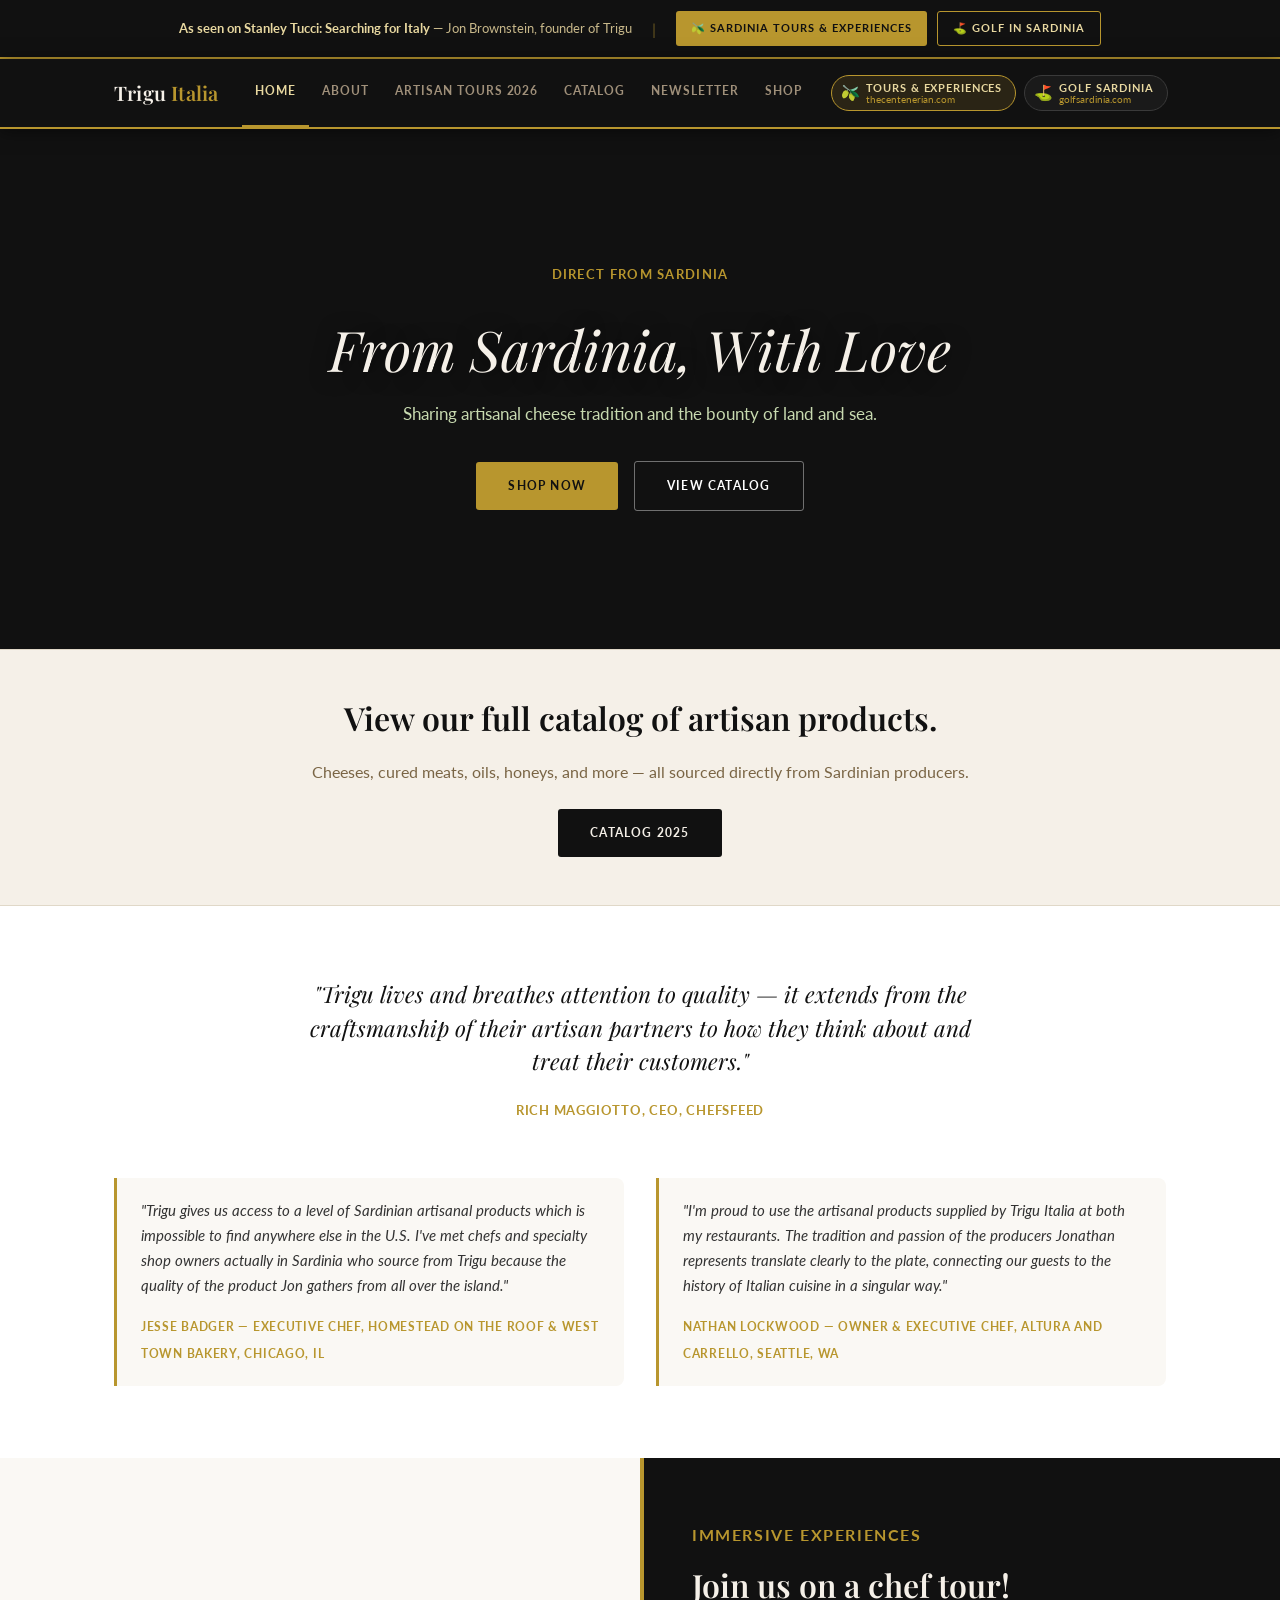
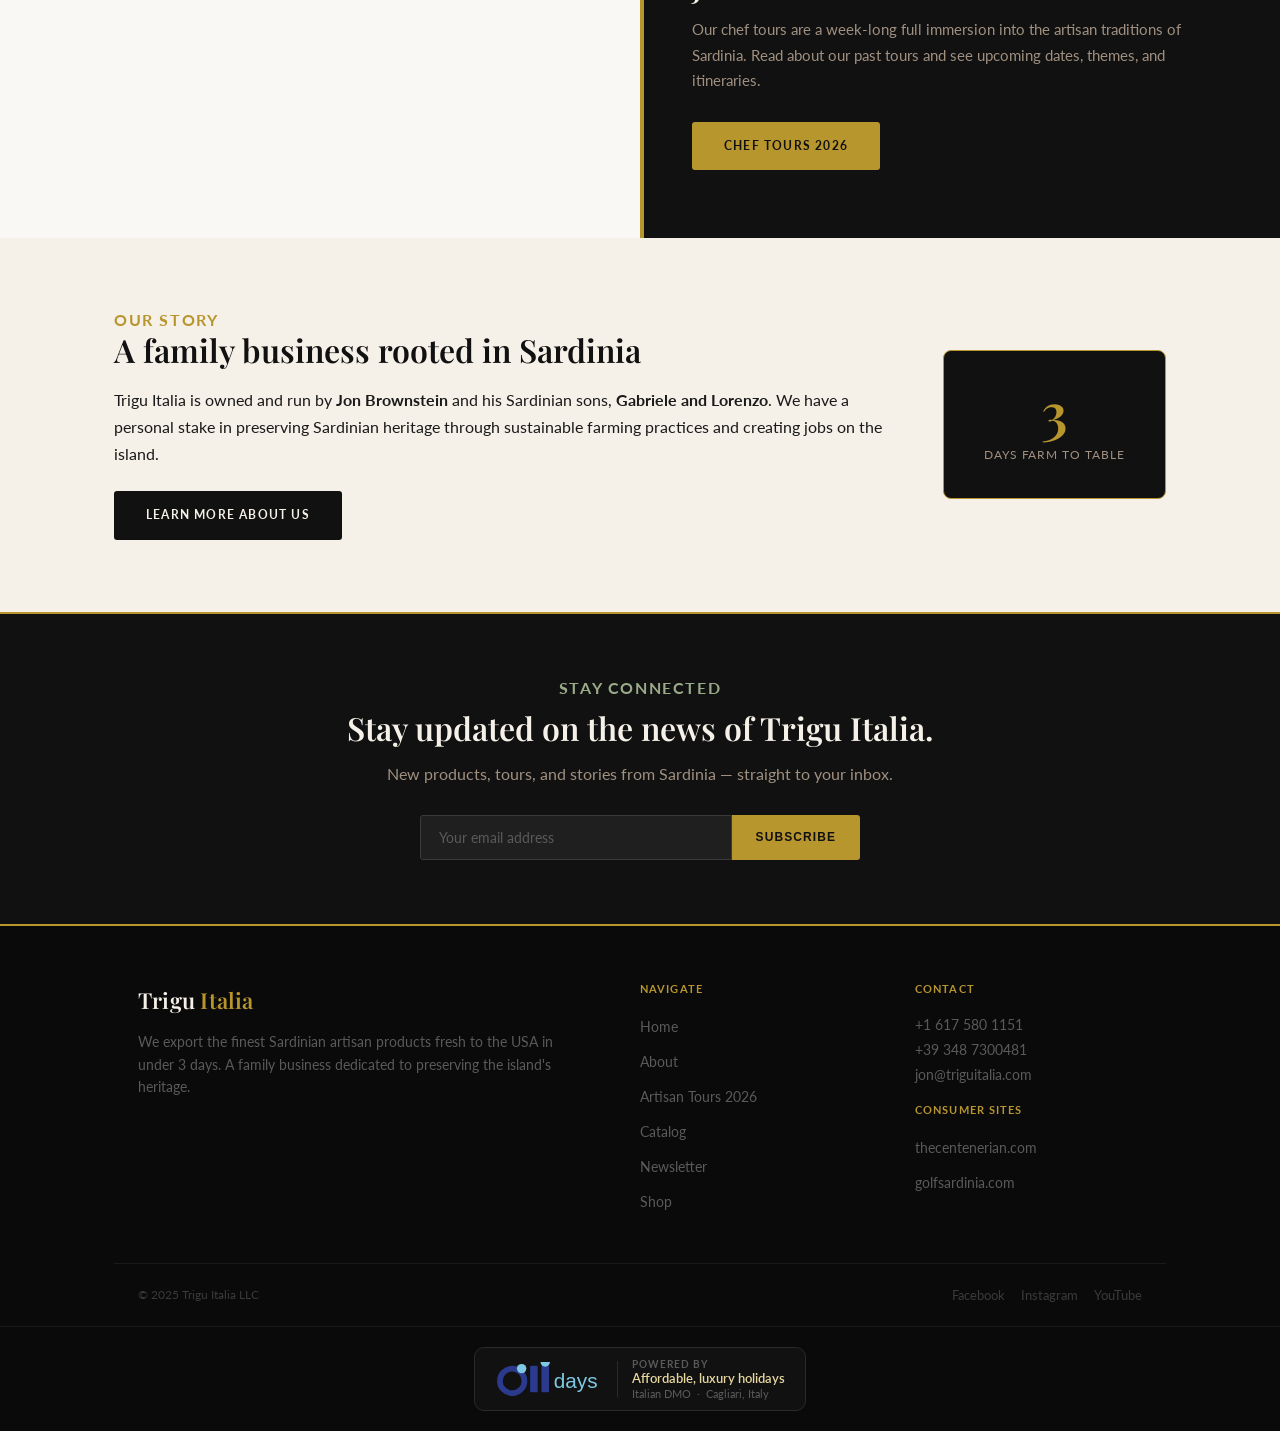
<file: index.html>
<!DOCTYPE html>
<html lang="en">
<head>
  <meta charset="UTF-8">
  <meta name="viewport" content="width=device-width, initial-scale=1.0">
  <meta name="description" content="Trigu Italia offers Sardinian artisan products to your table. Exported fresh from Sardinia to USA in less than 3 days.">
  <title>Trigu Italia — Sardinian Artisan Products</title>
  <link rel="stylesheet" href="style.css">
</head>
<body>

  <!-- Top Banner -->
  <div class="top-banner">
    <div class="container">
      <span class="top-banner__text">
        <strong>As seen on Stanley Tucci: Searching for Italy</strong>
        &mdash; Jon Brownstein, founder of Trigu
      </span>
      <span class="top-banner__divider">|</span>
      <div class="top-banner__ctas">
        <a class="top-banner__btn top-banner__btn--gold" href="https://thecentenerian.com" target="_blank" rel="noopener">
          🫒 Sardinia Tours &amp; Experiences
        </a>
        <a class="top-banner__btn top-banner__btn--outline" href="https://golfsardinia.com" target="_blank" rel="noopener">
          ⛳ Golf in Sardinia
        </a>
      </div>
    </div>
  </div>

  <!-- Header / Nav -->
  <header class="site-header">
    <div class="container">
      <nav class="nav">
        <a class="nav__logo" href="index.html">Trigu <span>Italia</span></a>
        <ul class="nav__links" id="nav-links">
          <li><a href="index.html" class="active">Home</a></li>
          <li><a href="about.html">About</a></li>
          <li><a href="tours.html">Artisan Tours 2026</a></li>
          <li><a href="catalog.html">Catalog</a></li>
          <li><a href="newsletter.html">Newsletter</a></li>
          <li><a href="shop.html">Shop</a></li>
        </ul>
        <div class="nav__pills">
          <a class="nav__pill nav__pill--gold" href="https://thecentenerian.com" target="_blank" rel="noopener">
            <span class="nav__pill-icon">🫒</span>
            <span class="nav__pill-label">
              <span class="nav__pill-title">Tours &amp; Experiences</span>
              <span class="nav__pill-sub">thecentenerian.com</span>
            </span>
          </a>
          <a class="nav__pill nav__pill--outline" href="https://golfsardinia.com" target="_blank" rel="noopener">
            <span class="nav__pill-icon">⛳</span>
            <span class="nav__pill-label">
              <span class="nav__pill-title">Golf Sardinia</span>
              <span class="nav__pill-sub">golfsardinia.com</span>
            </span>
          </a>
        </div>
        <button class="nav__toggle" id="nav-toggle" aria-label="Toggle menu">
          <span></span><span></span><span></span>
        </button>
      </nav>
    </div>
  </header>

  <!-- Hero -->
  <section class="hero">
    <div class="hero__bg"></div>
    <div class="hero__content">
      <h4>Direct from Sardinia</h4>
      <h1>From Sardinia, With Love</h1>
      <p style="color:#c8dab0; font-size:17px; margin-bottom:32px;">
        Sharing artisanal cheese tradition and the bounty of land and sea.
      </p>
      <a class="btn btn--primary" href="shop.html">Shop Now</a>
      <a class="btn btn--outline" href="catalog.html">View Catalog</a>
    </div>
  </section>

  <!-- Catalog CTA -->
  <div class="catalog-cta">
    <div class="container">
      <h2>View our full catalog of artisan products.</h2>
      <p style="color:#7a6545; margin-bottom:24px;">
        Cheeses, cured meats, oils, honeys, and more — all sourced directly from Sardinian producers.
      </p>
      <a class="btn btn--dark" href="catalog.html">Catalog 2025</a>
    </div>
  </div>

  <!-- Testimonials -->
  <section class="section testimonials section--white">
    <div class="container">
      <div class="testimonials__featured">
        <blockquote>
          "Trigu lives and breathes attention to quality — it extends from the craftsmanship of their artisan partners to how they think about and treat their customers."
        </blockquote>
        <cite>Rich Maggiotto, CEO, ChefsFeed</cite>
      </div>
      <div class="testimonials__grid">
        <div class="testimonial-card">
          <blockquote>
            "Trigu gives us access to a level of Sardinian artisanal products which is impossible to find anywhere else in the U.S. I've met chefs and specialty shop owners actually in Sardinia who source from Trigu because the quality of the product Jon gathers from all over the island."
          </blockquote>
          <cite>Jesse Badger — Executive Chef, Homestead on the Roof &amp; West Town Bakery, Chicago, IL</cite>
        </div>
        <div class="testimonial-card">
          <blockquote>
            "I'm proud to use the artisanal products supplied by Trigu Italia at both my restaurants. The tradition and passion of the producers Jonathan represents translate clearly to the plate, connecting our guests to the history of Italian cuisine in a singular way."
          </blockquote>
          <cite>Nathan Lockwood — Owner &amp; Executive Chef, Altura and Carrello, Seattle, WA</cite>
        </div>
      </div>
    </div>
  </section>

  <!-- Tours CTA -->
  <section class="tours-cta">
    <div class="tours-cta__image"></div>
    <div class="tours-cta__content">
      <h4>Immersive Experiences</h4>
      <h2>Join us on a chef tour!</h2>
      <p>
        Our chef tours are a week-long full immersion into the artisan traditions of Sardinia.
        Read about our past tours and see upcoming dates, themes, and itineraries.
      </p>
      <div>
        <a class="btn btn--primary" href="tours.html">Chef Tours 2026</a>
      </div>
    </div>
  </section>

  <!-- About / Family -->
  <section class="section section--cream">
    <div class="container">
      <div class="about-strip">
        <div class="about-strip__text">
          <h4>Our Story</h4>
          <h2>A family business rooted in Sardinia</h2>
          <p>
            Trigu Italia is owned and run by <strong>Jon Brownstein</strong> and his Sardinian sons,
            <strong>Gabriele and Lorenzo</strong>. We have a personal stake in preserving Sardinian
            heritage through sustainable farming practices and creating jobs on the island.
          </p>
          <a class="btn btn--dark" href="about.html" style="margin-top:8px;">Learn More About Us</a>
        </div>
        <div class="about-strip__stat">
          <div class="num">3</div>
          <div class="label">Days farm to table</div>
        </div>
      </div>
    </div>
  </section>

  <!-- Newsletter -->
  <section class="newsletter">
    <h4 style="color:#9aab8a; margin-bottom:10px;">Stay Connected</h4>
    <h2>Stay updated on the news of Trigu Italia.</h2>
    <p>New products, tours, and stories from Sardinia — straight to your inbox.</p>
    <form class="newsletter__form" onsubmit="return false;">
      <input type="email" placeholder="Your email address">
      <button type="submit">Subscribe</button>
    </form>
  </section>

  <!-- Footer -->
  <footer class="footer">
    <div class="container">
      <div class="footer__grid">
        <div class="footer__brand">
          <a class="nav__logo" href="index.html">Trigu <span>Italia</span></a>
          <p>
            We export the finest Sardinian artisan products fresh to the USA in under 3 days.
            A family business dedicated to preserving the island's heritage.
          </p>
        </div>
        <div class="footer__col">
          <h4>Navigate</h4>
          <ul>
            <li><a href="index.html">Home</a></li>
            <li><a href="about.html">About</a></li>
            <li><a href="tours.html">Artisan Tours 2026</a></li>
            <li><a href="catalog.html">Catalog</a></li>
            <li><a href="newsletter.html">Newsletter</a></li>
            <li><a href="shop.html">Shop</a></li>
          </ul>
        </div>
        <div class="footer__col">
          <h4>Contact</h4>
          <address>
            +1 617 580 1151<br>
            +39 348 7300481<br>
            <a href="mailto:jon@triguitalia.com">jon@triguitalia.com</a>
          </address>
          <div style="margin-top:16px;">
            <h4>Consumer Sites</h4>
            <ul>
              <li><a href="https://thecentenerian.com" target="_blank">thecentenerian.com</a></li>
              <li><a href="https://golfsardinia.com" target="_blank">golfsardinia.com</a></li>
            </ul>
          </div>
        </div>
      </div>
      <div class="footer__bottom">
        <span>© 2025 Trigu Italia LLC</span>
        <div class="footer__social">
          <a href="https://www.facebook.com/triguitalia" target="_blank" rel="noopener">Facebook</a>
          <a href="https://www.instagram.com/triguitalia/" target="_blank" rel="noopener">Instagram</a>
          <a href="https://www.youtube.com/playlist?list=PLwPYu4WiBihHK6lud4tmc3EBZpIXLKwQ8" target="_blank" rel="noopener">YouTube</a>
        </div>
      </div>
    </div>
      <!-- Ollidays Badge -->
    <div class="ollidays-footer">
      <a class="ollidays-badge" href="https://www.ollidays.com/en/" target="_blank" rel="noopener">
        <svg width="108" height="34" viewBox="0 0 110 36" xmlns="http://www.w3.org/2000/svg" aria-label="Ollidays">
          <circle cx="16" cy="20" r="13" fill="none" stroke="#2b3a8c" stroke-width="6"/>
          <circle cx="26" cy="7" r="5" fill="#7ec8e3"/>
          <rect x="35" y="4" width="8" height="28" rx="1" fill="#2b3a8c"/>
          <rect x="47" y="4" width="8" height="28" rx="1" fill="#2b3a8c"/>
          <circle cx="51" cy="0" r="5" fill="#7ec8e3"/>
          <text x="60" y="28" font-family="Helvetica Neue,Arial,sans-serif" font-size="22" font-weight="300" fill="#7ec8e3">days</text>
        </svg>
        <div class="ollidays-divider"></div>
        <div class="ollidays-text">
          <span class="ollidays-powered">Powered by</span>
          <span class="ollidays-tagline">Affordable, luxury holidays</span>
          <span class="ollidays-sub">Italian DMO &nbsp;&middot;&nbsp; Cagliari, Italy</span>
        </div>
      </a>
    </div>
  </footer>

  <script src="main.js"></script>
</body>
</html>
</file>
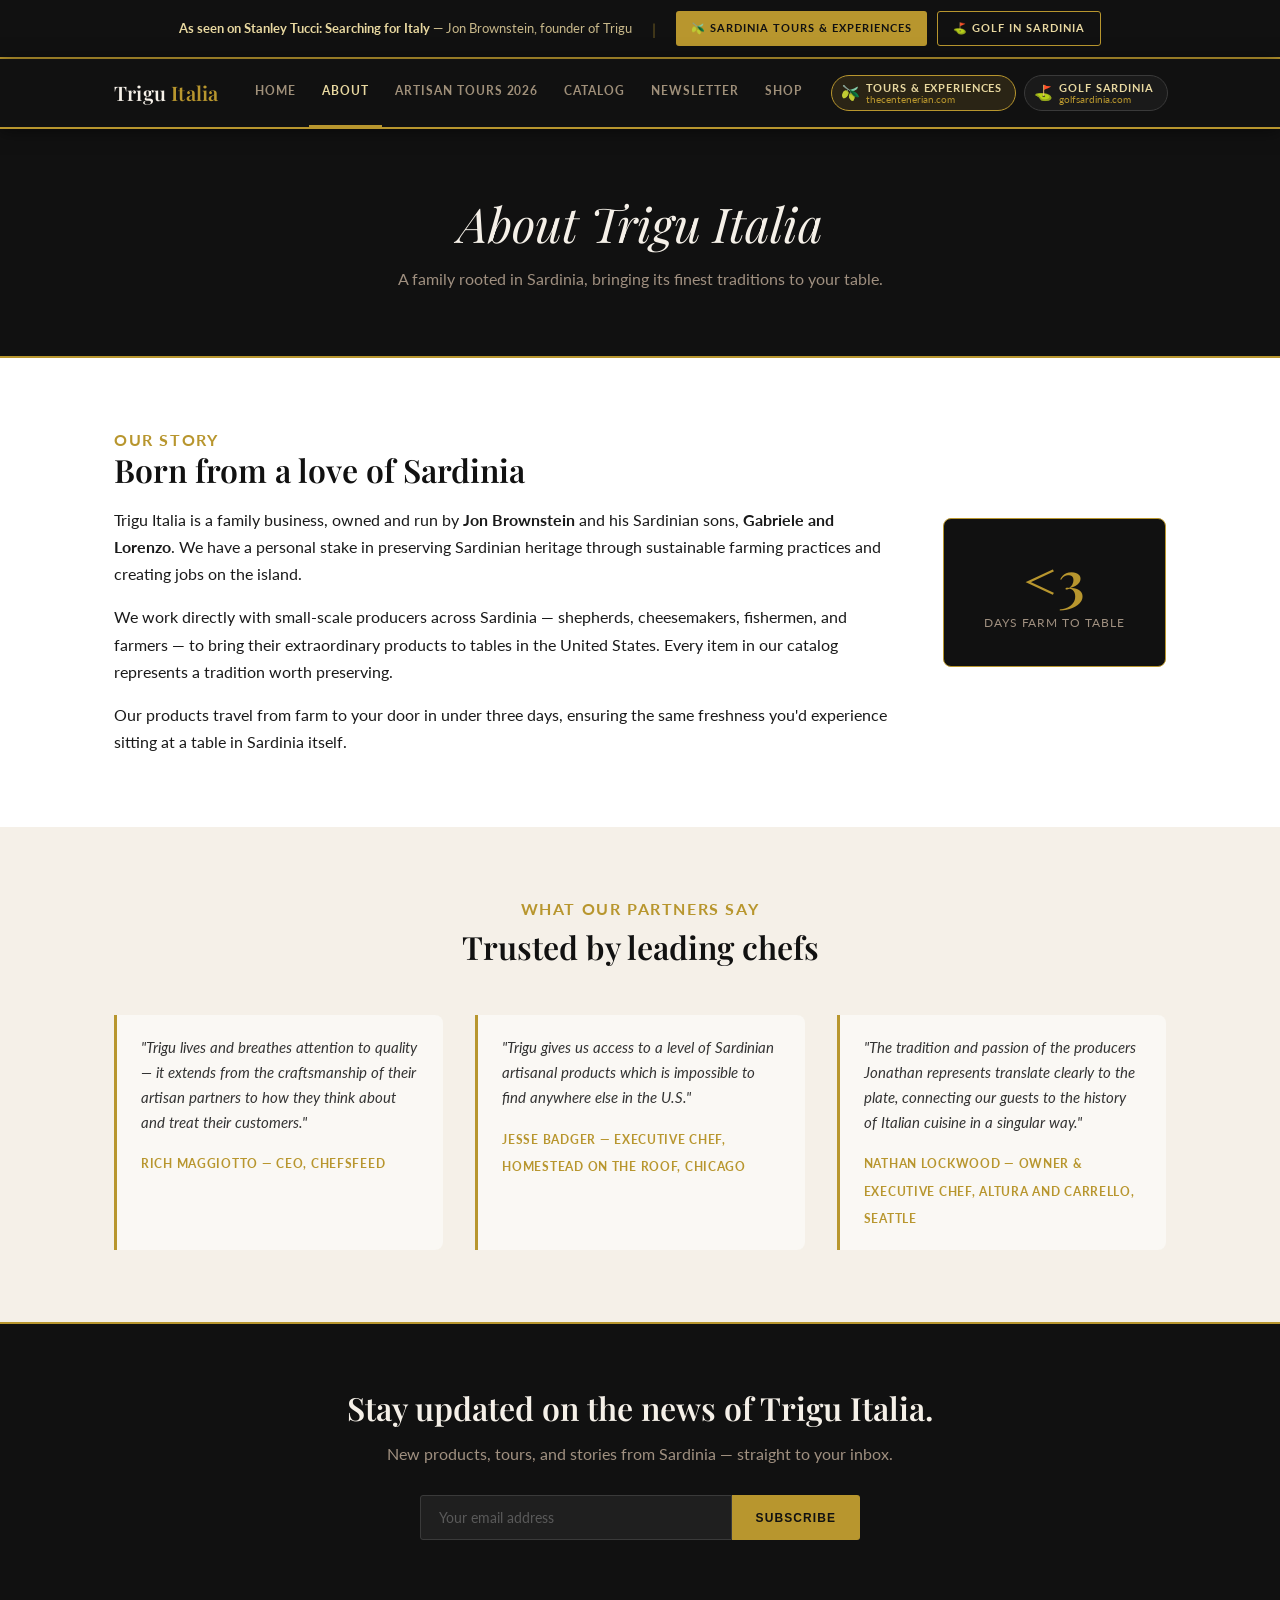
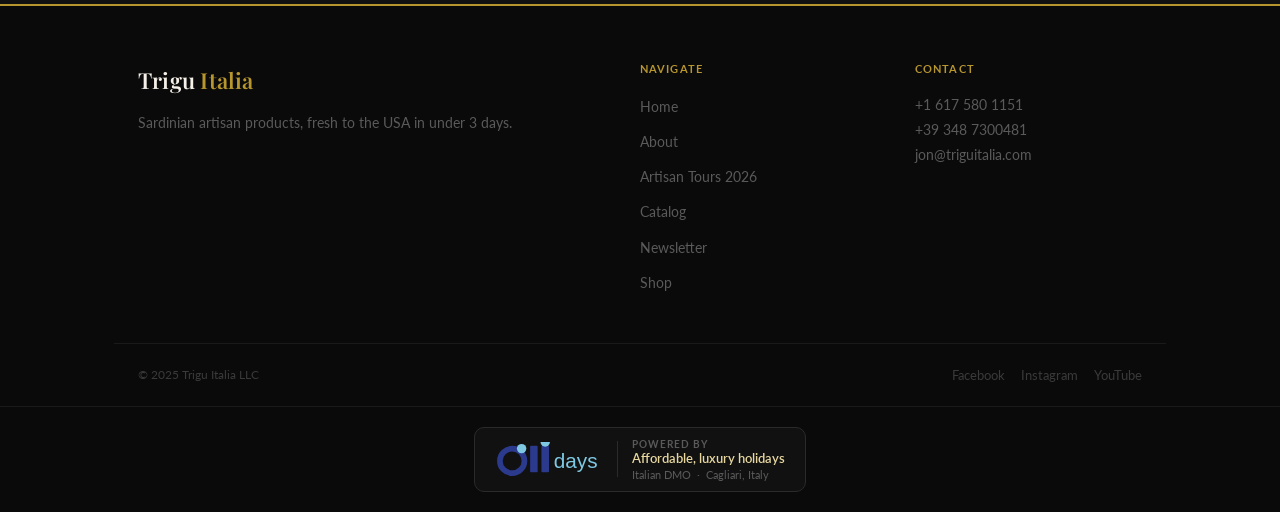
<file: about.html>
<!DOCTYPE html>
<html lang="en">
<head>
  <meta charset="UTF-8">
  <meta name="viewport" content="width=device-width, initial-scale=1.0">
  <meta name="description" content="About Trigu Italia — a family business preserving Sardinian artisan heritage.">
  <title>About — Trigu Italia</title>
  <link rel="stylesheet" href="style.css">
</head>
<body>

  <div class="top-banner">
    <div class="container">
      <span class="top-banner__text">
        <strong>As seen on Stanley Tucci: Searching for Italy</strong>
        &mdash; Jon Brownstein, founder of Trigu
      </span>
      <span class="top-banner__divider">|</span>
      <div class="top-banner__ctas">
        <a class="top-banner__btn top-banner__btn--gold" href="https://thecentenerian.com" target="_blank" rel="noopener">🫒 Sardinia Tours &amp; Experiences</a>
        <a class="top-banner__btn top-banner__btn--outline" href="https://golfsardinia.com" target="_blank" rel="noopener">⛳ Golf in Sardinia</a>
      </div>
    </div>
  </div>

  <header class="site-header">
    <div class="container">
      <nav class="nav">
        <a class="nav__logo" href="index.html">Trigu <span>Italia</span></a>
        <ul class="nav__links" id="nav-links">
          <li><a href="index.html">Home</a></li>
          <li><a href="about.html" class="active">About</a></li>
          <li><a href="tours.html">Artisan Tours 2026</a></li>
          <li><a href="catalog.html">Catalog</a></li>
          <li><a href="newsletter.html">Newsletter</a></li>
          <li><a href="shop.html">Shop</a></li>
        </ul>
        <div class="nav__pills">
          <a class="nav__pill nav__pill--gold" href="https://thecentenerian.com" target="_blank" rel="noopener">
            <span class="nav__pill-icon">🫒</span>
            <span class="nav__pill-label">
              <span class="nav__pill-title">Tours &amp; Experiences</span>
              <span class="nav__pill-sub">thecentenerian.com</span>
            </span>
          </a>
          <a class="nav__pill nav__pill--outline" href="https://golfsardinia.com" target="_blank" rel="noopener">
            <span class="nav__pill-icon">⛳</span>
            <span class="nav__pill-label">
              <span class="nav__pill-title">Golf Sardinia</span>
              <span class="nav__pill-sub">golfsardinia.com</span>
            </span>
          </a>
        </div>
        <button class="nav__toggle" id="nav-toggle" aria-label="Toggle menu">
          <span></span><span></span><span></span>
        </button>
      </nav>
    </div>
  </header>

  <div class="page-header">
    <h1>About Trigu Italia</h1>
    <p>A family rooted in Sardinia, bringing its finest traditions to your table.</p>
  </div>

  <section class="section section--white">
    <div class="container">
      <div class="about-strip">
        <div class="about-strip__text">
          <h4>Our Story</h4>
          <h2>Born from a love of Sardinia</h2>
          <p>
            Trigu Italia is a family business, owned and run by <strong>Jon Brownstein</strong>
            and his Sardinian sons, <strong>Gabriele and Lorenzo</strong>. We have a personal
            stake in preserving Sardinian heritage through sustainable farming practices and
            creating jobs on the island.
          </p>
          <p>
            We work directly with small-scale producers across Sardinia — shepherds, cheesemakers,
            fishermen, and farmers — to bring their extraordinary products to tables in the United States.
            Every item in our catalog represents a tradition worth preserving.
          </p>
          <p>
            Our products travel from farm to your door in under three days, ensuring the same
            freshness you'd experience sitting at a table in Sardinia itself.
          </p>
        </div>
        <div class="about-strip__stat">
          <div class="num">&lt;3</div>
          <div class="label">Days farm to table</div>
        </div>
      </div>
    </div>
  </section>

  <section class="section section--cream">
    <div class="container">
      <h4 style="text-align:center; margin-bottom:8px;">What our partners say</h4>
      <h2 style="text-align:center; margin-bottom:48px;">Trusted by leading chefs</h2>
      <div class="testimonials__grid">
        <div class="testimonial-card">
          <blockquote>
            "Trigu lives and breathes attention to quality — it extends from the craftsmanship of
            their artisan partners to how they think about and treat their customers."
          </blockquote>
          <cite>Rich Maggiotto — CEO, ChefsFeed</cite>
        </div>
        <div class="testimonial-card">
          <blockquote>
            "Trigu gives us access to a level of Sardinian artisanal products which is impossible
            to find anywhere else in the U.S."
          </blockquote>
          <cite>Jesse Badger — Executive Chef, Homestead on the Roof, Chicago</cite>
        </div>
        <div class="testimonial-card">
          <blockquote>
            "The tradition and passion of the producers Jonathan represents translate clearly to
            the plate, connecting our guests to the history of Italian cuisine in a singular way."
          </blockquote>
          <cite>Nathan Lockwood — Owner &amp; Executive Chef, Altura and Carrello, Seattle</cite>
        </div>
      </div>
    </div>
  </section>

  <section class="newsletter">
    <h2>Stay updated on the news of Trigu Italia.</h2>
    <p>New products, tours, and stories from Sardinia — straight to your inbox.</p>
    <form class="newsletter__form" onsubmit="return false;">
      <input type="email" placeholder="Your email address">
      <button type="submit">Subscribe</button>
    </form>
  </section>

  <footer class="footer">
    <div class="container">
      <div class="footer__grid">
        <div class="footer__brand">
          <a class="nav__logo" href="index.html">Trigu <span>Italia</span></a>
          <p>Sardinian artisan products, fresh to the USA in under 3 days.</p>
        </div>
        <div class="footer__col">
          <h4>Navigate</h4>
          <ul>
            <li><a href="index.html">Home</a></li>
            <li><a href="about.html">About</a></li>
            <li><a href="tours.html">Artisan Tours 2026</a></li>
            <li><a href="catalog.html">Catalog</a></li>
            <li><a href="newsletter.html">Newsletter</a></li>
            <li><a href="shop.html">Shop</a></li>
          </ul>
        </div>
        <div class="footer__col">
          <h4>Contact</h4>
          <address>
            +1 617 580 1151<br>
            +39 348 7300481<br>
            <a href="mailto:jon@triguitalia.com">jon@triguitalia.com</a>
          </address>
        </div>
      </div>
      <div class="footer__bottom">
        <span>© 2025 Trigu Italia LLC</span>
        <div class="footer__social">
          <a href="https://www.facebook.com/triguitalia" target="_blank">Facebook</a>
          <a href="https://www.instagram.com/triguitalia/" target="_blank">Instagram</a>
          <a href="https://www.youtube.com/playlist?list=PLwPYu4WiBihHK6lud4tmc3EBZpIXLKwQ8" target="_blank">YouTube</a>
        </div>
      </div>
    </div>
      <!-- Ollidays Badge -->
    <div class="ollidays-footer">
      <a class="ollidays-badge" href="https://www.ollidays.com/en/" target="_blank" rel="noopener">
        <svg width="108" height="34" viewBox="0 0 110 36" xmlns="http://www.w3.org/2000/svg" aria-label="Ollidays">
          <circle cx="16" cy="20" r="13" fill="none" stroke="#2b3a8c" stroke-width="6"/>
          <circle cx="26" cy="7" r="5" fill="#7ec8e3"/>
          <rect x="35" y="4" width="8" height="28" rx="1" fill="#2b3a8c"/>
          <rect x="47" y="4" width="8" height="28" rx="1" fill="#2b3a8c"/>
          <circle cx="51" cy="0" r="5" fill="#7ec8e3"/>
          <text x="60" y="28" font-family="Helvetica Neue,Arial,sans-serif" font-size="22" font-weight="300" fill="#7ec8e3">days</text>
        </svg>
        <div class="ollidays-divider"></div>
        <div class="ollidays-text">
          <span class="ollidays-powered">Powered by</span>
          <span class="ollidays-tagline">Affordable, luxury holidays</span>
          <span class="ollidays-sub">Italian DMO &nbsp;&middot;&nbsp; Cagliari, Italy</span>
        </div>
      </a>
    </div>
  </footer>

  <script src="main.js"></script>
</body>
</html>
</file>
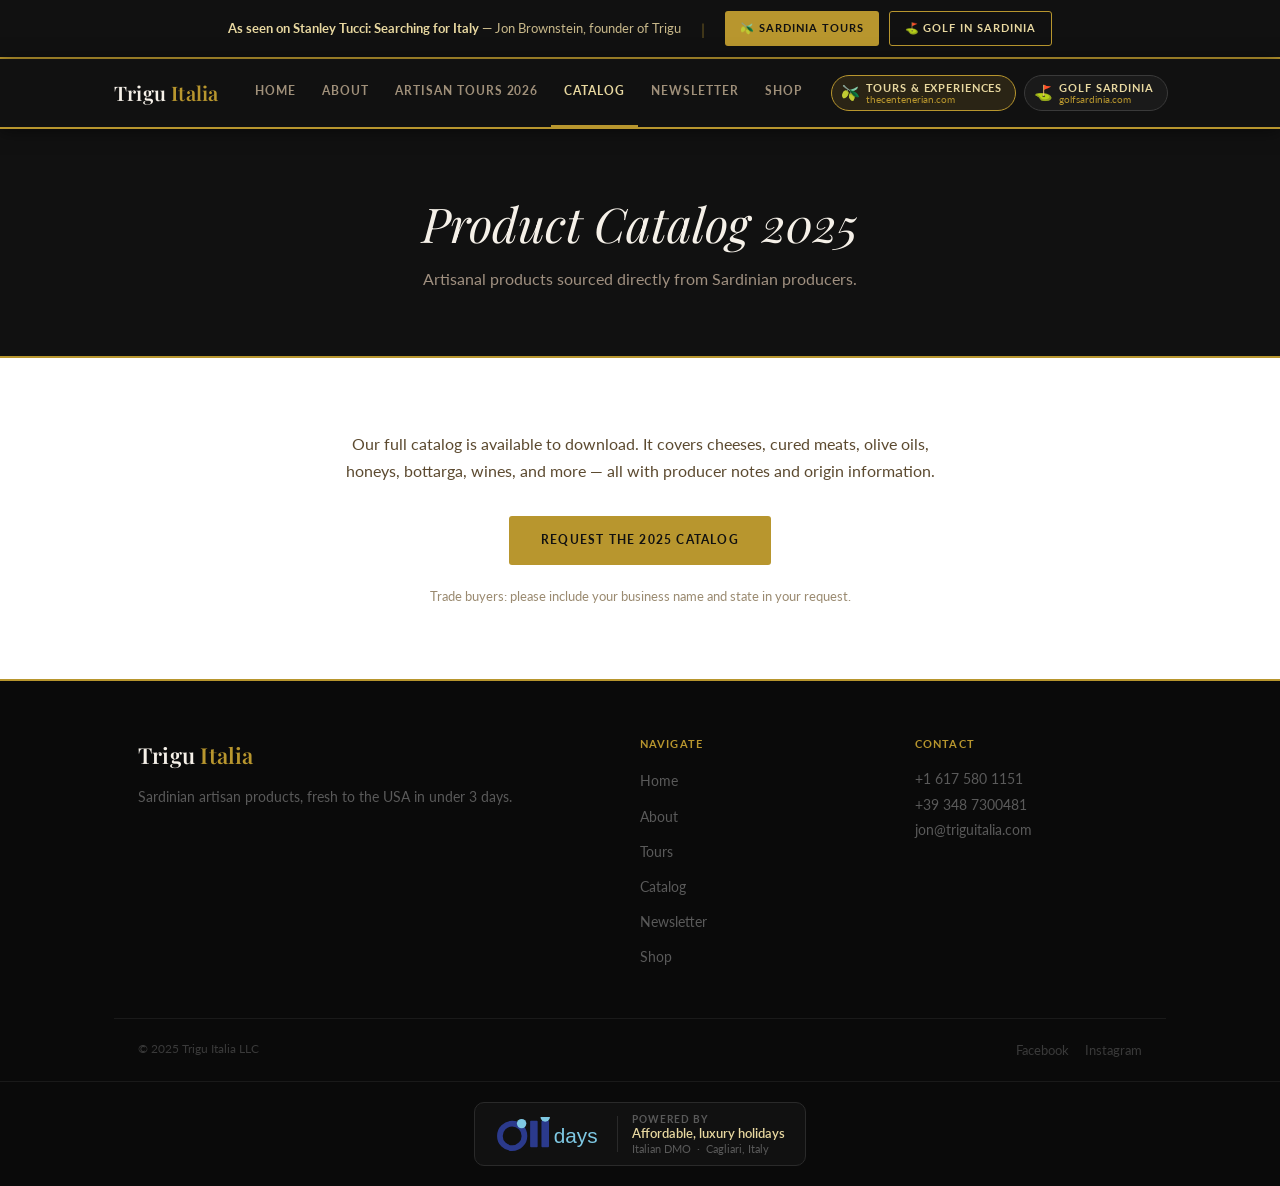
<file: catalog.html>
<!DOCTYPE html>
<html lang="en">
<head>
  <meta charset="UTF-8">
  <meta name="viewport" content="width=device-width, initial-scale=1.0">
  <title>Catalog — Trigu Italia</title>
  <link rel="stylesheet" href="style.css">
</head>
<body>
  <div class="top-banner"><div class="container"><span class="top-banner__text"><strong>As seen on Stanley Tucci: Searching for Italy</strong> &mdash; Jon Brownstein, founder of Trigu</span><span class="top-banner__divider">|</span><div class="top-banner__ctas"><a class="top-banner__btn top-banner__btn--gold" href="https://thecentenerian.com" target="_blank" rel="noopener">🫒 Sardinia Tours</a><a class="top-banner__btn top-banner__btn--outline" href="https://golfsardinia.com" target="_blank" rel="noopener">⛳ Golf in Sardinia</a></div></div></div>
  <header class="site-header"><div class="container"><nav class="nav">
    <a class="nav__logo" href="index.html">Trigu <span>Italia</span></a>
    <ul class="nav__links" id="nav-links">
      <li><a href="index.html">Home</a></li><li><a href="about.html">About</a></li>
      <li><a href="tours.html">Artisan Tours 2026</a></li><li><a href="catalog.html" class="active">Catalog</a></li>
      <li><a href="newsletter.html">Newsletter</a></li><li><a href="shop.html">Shop</a></li>
    </ul>
    <div class="nav__pills">
      <a class="nav__pill nav__pill--gold" href="https://thecentenerian.com" target="_blank" rel="noopener"><span class="nav__pill-icon">🫒</span><span class="nav__pill-label"><span class="nav__pill-title">Tours &amp; Experiences</span><span class="nav__pill-sub">thecentenerian.com</span></span></a>
      <a class="nav__pill nav__pill--outline" href="https://golfsardinia.com" target="_blank" rel="noopener"><span class="nav__pill-icon">⛳</span><span class="nav__pill-label"><span class="nav__pill-title">Golf Sardinia</span><span class="nav__pill-sub">golfsardinia.com</span></span></a>
    </div>
    <button class="nav__toggle" id="nav-toggle" aria-label="Toggle menu"><span></span><span></span><span></span></button>
  </nav></div></header>

  <div class="page-header">
    <h1>Product Catalog 2025</h1>
    <p>Artisanal products sourced directly from Sardinian producers.</p>
  </div>

  <section class="section section--white">
    <div class="container" style="text-align:center;">
      <p style="max-width:600px; margin:0 auto 32px; color:#5c4a30;">
        Our full catalog is available to download. It covers cheeses, cured meats, olive oils, honeys,
        bottarga, wines, and more — all with producer notes and origin information.
      </p>
      <a class="btn btn--primary" href="mailto:jon@triguitalia.com?subject=Catalog Request">Request the 2025 Catalog</a>
      <p style="margin-top:20px; font-size:13px; color:#9a8a70;">
        Trade buyers: please include your business name and state in your request.
      </p>
    </div>
  </section>

  <footer class="footer"><div class="container">
    <div class="footer__grid">
      <div class="footer__brand"><a class="nav__logo" href="index.html">Trigu <span>Italia</span></a><p>Sardinian artisan products, fresh to the USA in under 3 days.</p></div>
      <div class="footer__col"><h4>Navigate</h4><ul><li><a href="index.html">Home</a></li><li><a href="about.html">About</a></li><li><a href="tours.html">Tours</a></li><li><a href="catalog.html">Catalog</a></li><li><a href="newsletter.html">Newsletter</a></li><li><a href="shop.html">Shop</a></li></ul></div>
      <div class="footer__col"><h4>Contact</h4><address>+1 617 580 1151<br>+39 348 7300481<br><a href="mailto:jon@triguitalia.com">jon@triguitalia.com</a></address></div>
    </div>
    <div class="footer__bottom"><span>© 2025 Trigu Italia LLC</span><div class="footer__social"><a href="https://www.facebook.com/triguitalia" target="_blank">Facebook</a><a href="https://www.instagram.com/triguitalia/" target="_blank">Instagram</a></div></div>
  </div>    <!-- Ollidays Badge -->
    <div class="ollidays-footer">
      <a class="ollidays-badge" href="https://www.ollidays.com/en/" target="_blank" rel="noopener">
        <svg width="108" height="34" viewBox="0 0 110 36" xmlns="http://www.w3.org/2000/svg" aria-label="Ollidays">
          <circle cx="16" cy="20" r="13" fill="none" stroke="#2b3a8c" stroke-width="6"/>
          <circle cx="26" cy="7" r="5" fill="#7ec8e3"/>
          <rect x="35" y="4" width="8" height="28" rx="1" fill="#2b3a8c"/>
          <rect x="47" y="4" width="8" height="28" rx="1" fill="#2b3a8c"/>
          <circle cx="51" cy="0" r="5" fill="#7ec8e3"/>
          <text x="60" y="28" font-family="Helvetica Neue,Arial,sans-serif" font-size="22" font-weight="300" fill="#7ec8e3">days</text>
        </svg>
        <div class="ollidays-divider"></div>
        <div class="ollidays-text">
          <span class="ollidays-powered">Powered by</span>
          <span class="ollidays-tagline">Affordable, luxury holidays</span>
          <span class="ollidays-sub">Italian DMO &nbsp;&middot;&nbsp; Cagliari, Italy</span>
        </div>
      </a>
    </div>
  </footer>
  <script src="main.js"></script>
</body>
</html>
</file>
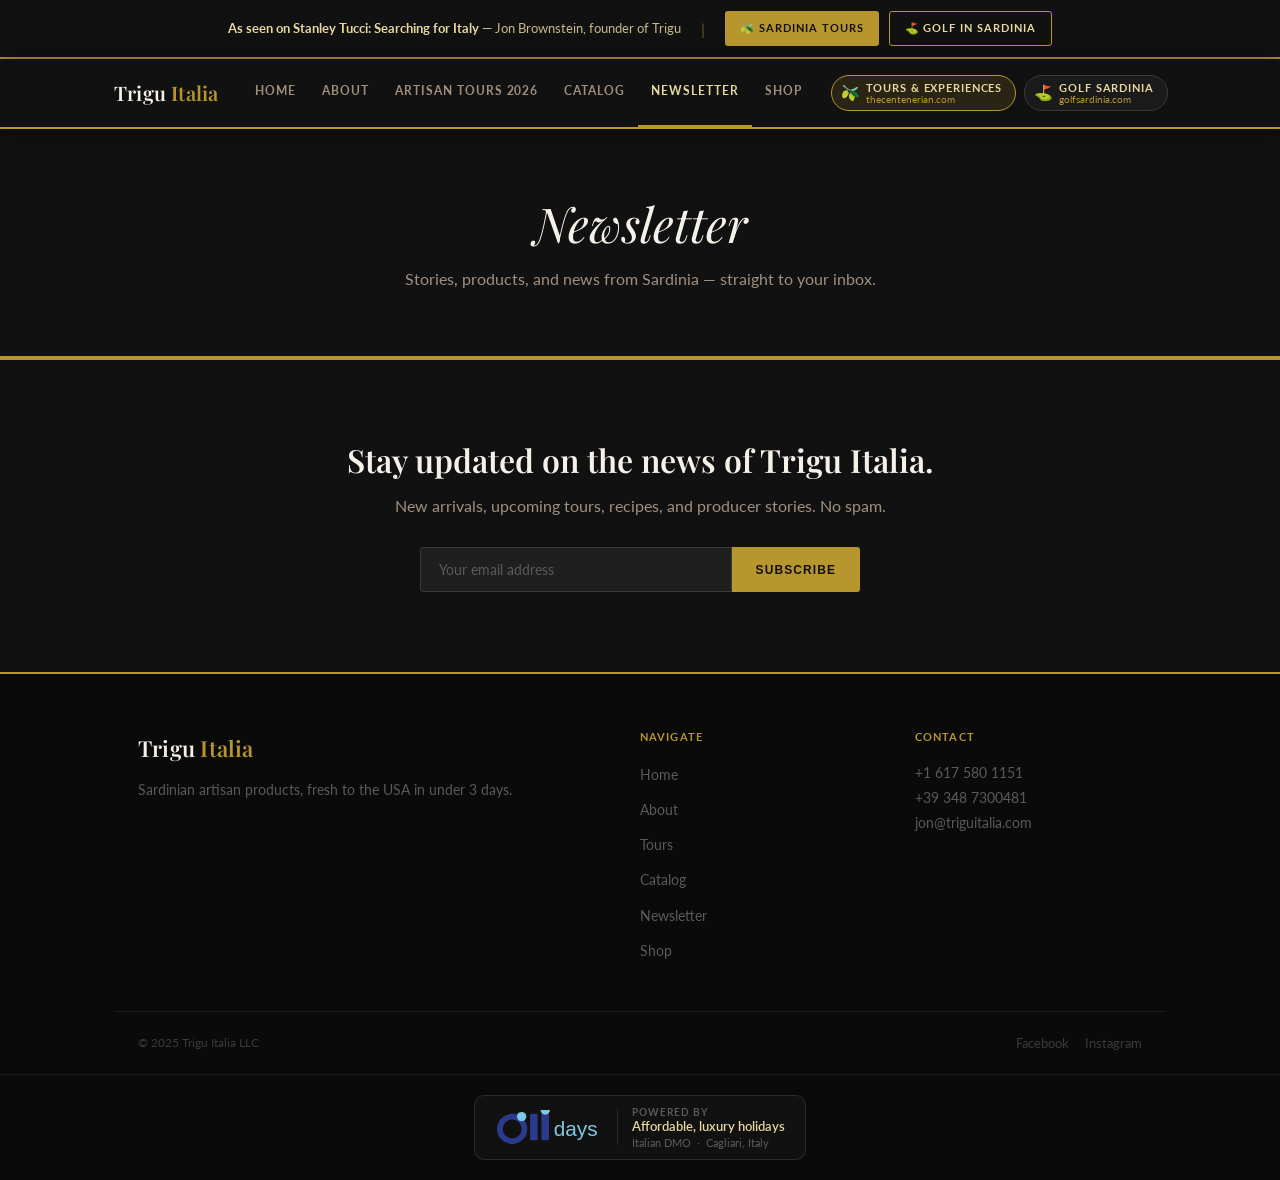
<file: newsletter.html>
<!DOCTYPE html>
<html lang="en">
<head>
  <meta charset="UTF-8">
  <meta name="viewport" content="width=device-width, initial-scale=1.0">
  <title>Newsletter — Trigu Italia</title>
  <link rel="stylesheet" href="style.css">
</head>
<body>
  <div class="top-banner"><div class="container"><span class="top-banner__text"><strong>As seen on Stanley Tucci: Searching for Italy</strong> &mdash; Jon Brownstein, founder of Trigu</span><span class="top-banner__divider">|</span><div class="top-banner__ctas"><a class="top-banner__btn top-banner__btn--gold" href="https://thecentenerian.com" target="_blank" rel="noopener">🫒 Sardinia Tours</a><a class="top-banner__btn top-banner__btn--outline" href="https://golfsardinia.com" target="_blank" rel="noopener">⛳ Golf in Sardinia</a></div></div></div>
  <header class="site-header"><div class="container"><nav class="nav">
    <a class="nav__logo" href="index.html">Trigu <span>Italia</span></a>
    <ul class="nav__links" id="nav-links">
      <li><a href="index.html">Home</a></li><li><a href="about.html">About</a></li>
      <li><a href="tours.html">Artisan Tours 2026</a></li><li><a href="catalog.html">Catalog</a></li>
      <li><a href="newsletter.html" class="active">Newsletter</a></li><li><a href="shop.html">Shop</a></li>
    </ul>
    <div class="nav__pills">
      <a class="nav__pill nav__pill--gold" href="https://thecentenerian.com" target="_blank" rel="noopener"><span class="nav__pill-icon">🫒</span><span class="nav__pill-label"><span class="nav__pill-title">Tours &amp; Experiences</span><span class="nav__pill-sub">thecentenerian.com</span></span></a>
      <a class="nav__pill nav__pill--outline" href="https://golfsardinia.com" target="_blank" rel="noopener"><span class="nav__pill-icon">⛳</span><span class="nav__pill-label"><span class="nav__pill-title">Golf Sardinia</span><span class="nav__pill-sub">golfsardinia.com</span></span></a>
    </div>
    <button class="nav__toggle" id="nav-toggle" aria-label="Toggle menu"><span></span><span></span><span></span></button>
  </nav></div></header>

  <div class="page-header">
    <h1>Newsletter</h1>
    <p>Stories, products, and news from Sardinia — straight to your inbox.</p>
  </div>

  <section class="newsletter" style="padding:80px 24px;">
    <h2>Stay updated on the news of Trigu Italia.</h2>
    <p>New arrivals, upcoming tours, recipes, and producer stories. No spam.</p>
    <form class="newsletter__form" onsubmit="handleSubscribe(event)">
      <input type="email" id="email-input" placeholder="Your email address" required>
      <button type="submit">Subscribe</button>
    </form>
    <p id="subscribe-msg" style="margin-top:16px; font-size:14px; color:#9aab8a; display:none;">
      ✓ Thanks! We'll be in touch from Sardinia.
    </p>
  </section>

  <footer class="footer"><div class="container">
    <div class="footer__grid">
      <div class="footer__brand"><a class="nav__logo" href="index.html">Trigu <span>Italia</span></a><p>Sardinian artisan products, fresh to the USA in under 3 days.</p></div>
      <div class="footer__col"><h4>Navigate</h4><ul><li><a href="index.html">Home</a></li><li><a href="about.html">About</a></li><li><a href="tours.html">Tours</a></li><li><a href="catalog.html">Catalog</a></li><li><a href="newsletter.html">Newsletter</a></li><li><a href="shop.html">Shop</a></li></ul></div>
      <div class="footer__col"><h4>Contact</h4><address>+1 617 580 1151<br>+39 348 7300481<br><a href="mailto:jon@triguitalia.com">jon@triguitalia.com</a></address></div>
    </div>
    <div class="footer__bottom"><span>© 2025 Trigu Italia LLC</span><div class="footer__social"><a href="https://www.facebook.com/triguitalia" target="_blank">Facebook</a><a href="https://www.instagram.com/triguitalia/" target="_blank">Instagram</a></div></div>
  </div>    <!-- Ollidays Badge -->
    <div class="ollidays-footer">
      <a class="ollidays-badge" href="https://www.ollidays.com/en/" target="_blank" rel="noopener">
        <svg width="108" height="34" viewBox="0 0 110 36" xmlns="http://www.w3.org/2000/svg" aria-label="Ollidays">
          <circle cx="16" cy="20" r="13" fill="none" stroke="#2b3a8c" stroke-width="6"/>
          <circle cx="26" cy="7" r="5" fill="#7ec8e3"/>
          <rect x="35" y="4" width="8" height="28" rx="1" fill="#2b3a8c"/>
          <rect x="47" y="4" width="8" height="28" rx="1" fill="#2b3a8c"/>
          <circle cx="51" cy="0" r="5" fill="#7ec8e3"/>
          <text x="60" y="28" font-family="Helvetica Neue,Arial,sans-serif" font-size="22" font-weight="300" fill="#7ec8e3">days</text>
        </svg>
        <div class="ollidays-divider"></div>
        <div class="ollidays-text">
          <span class="ollidays-powered">Powered by</span>
          <span class="ollidays-tagline">Affordable, luxury holidays</span>
          <span class="ollidays-sub">Italian DMO &nbsp;&middot;&nbsp; Cagliari, Italy</span>
        </div>
      </a>
    </div>
  </footer>
  <script src="main.js"></script>
  <script>
    function handleSubscribe(e) {
      e.preventDefault();
      document.getElementById('subscribe-msg').style.display = 'block';
    }
  </script>
</body>
</html>
</file>
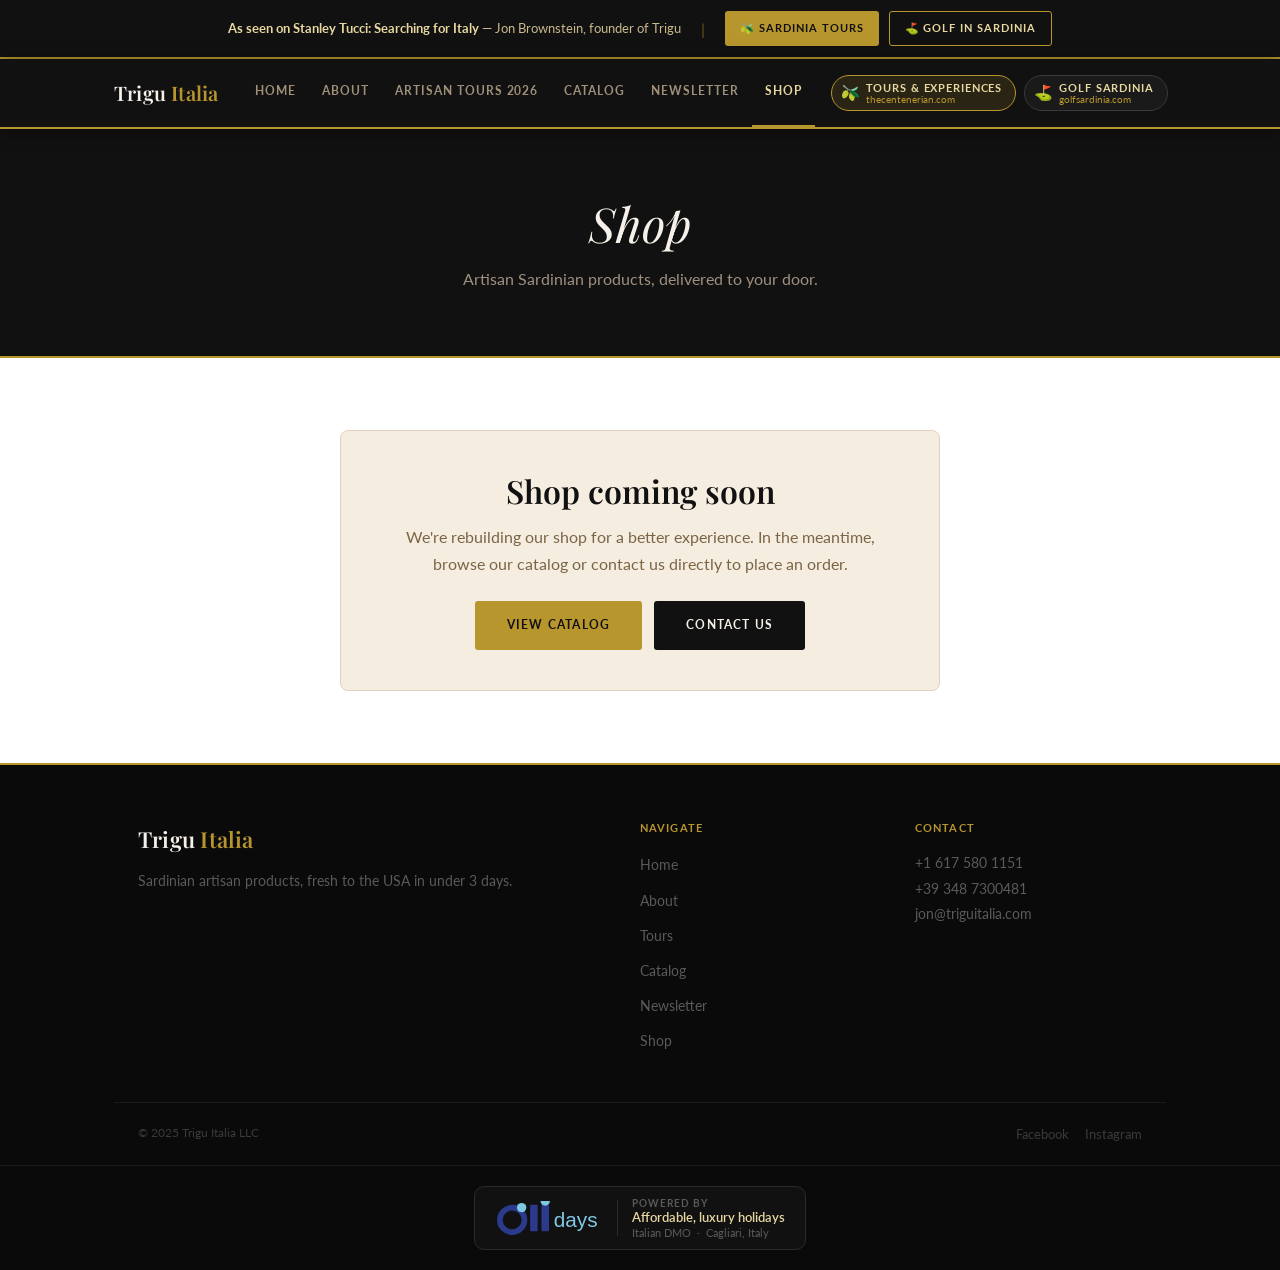
<file: shop.html>
<!DOCTYPE html>
<html lang="en">
<head>
  <meta charset="UTF-8">
  <meta name="viewport" content="width=device-width, initial-scale=1.0">
  <title>Shop — Trigu Italia</title>
  <link rel="stylesheet" href="style.css">
  <style>
    .shop-notice { background:#f5ede0; border:1px solid #ddd3c0; border-radius:8px; padding:40px; text-align:center; max-width:600px; margin:0 auto; }
    .shop-notice h2 { margin-bottom:12px; }
    .shop-notice p { color:#7a6545; margin-bottom:24px; }
  </style>
</head>
<body>
  <div class="top-banner"><div class="container"><span class="top-banner__text"><strong>As seen on Stanley Tucci: Searching for Italy</strong> &mdash; Jon Brownstein, founder of Trigu</span><span class="top-banner__divider">|</span><div class="top-banner__ctas"><a class="top-banner__btn top-banner__btn--gold" href="https://thecentenerian.com" target="_blank" rel="noopener">🫒 Sardinia Tours</a><a class="top-banner__btn top-banner__btn--outline" href="https://golfsardinia.com" target="_blank" rel="noopener">⛳ Golf in Sardinia</a></div></div></div>
  <header class="site-header"><div class="container"><nav class="nav">
    <a class="nav__logo" href="index.html">Trigu <span>Italia</span></a>
    <ul class="nav__links" id="nav-links">
      <li><a href="index.html">Home</a></li><li><a href="about.html">About</a></li>
      <li><a href="tours.html">Artisan Tours 2026</a></li><li><a href="catalog.html">Catalog</a></li>
      <li><a href="newsletter.html">Newsletter</a></li><li><a href="shop.html" class="active">Shop</a></li>
    </ul>
    <div class="nav__pills">
      <a class="nav__pill nav__pill--gold" href="https://thecentenerian.com" target="_blank" rel="noopener"><span class="nav__pill-icon">🫒</span><span class="nav__pill-label"><span class="nav__pill-title">Tours &amp; Experiences</span><span class="nav__pill-sub">thecentenerian.com</span></span></a>
      <a class="nav__pill nav__pill--outline" href="https://golfsardinia.com" target="_blank" rel="noopener"><span class="nav__pill-icon">⛳</span><span class="nav__pill-label"><span class="nav__pill-title">Golf Sardinia</span><span class="nav__pill-sub">golfsardinia.com</span></span></a>
    </div>
    <button class="nav__toggle" id="nav-toggle" aria-label="Toggle menu"><span></span><span></span><span></span></button>
  </nav></div></header>

  <div class="page-header">
    <h1>Shop</h1>
    <p>Artisan Sardinian products, delivered to your door.</p>
  </div>

  <section class="section section--white">
    <div class="container">
      <div class="shop-notice">
        <h2>Shop coming soon</h2>
        <p>
          We're rebuilding our shop for a better experience.
          In the meantime, browse our catalog or contact us directly to place an order.
        </p>
        <a class="btn btn--primary" href="catalog.html">View Catalog</a>
        &nbsp;
        <a class="btn btn--dark" href="mailto:jon@triguitalia.com?subject=Order Inquiry">Contact Us</a>
      </div>
    </div>
  </section>

  <footer class="footer"><div class="container">
    <div class="footer__grid">
      <div class="footer__brand"><a class="nav__logo" href="index.html">Trigu <span>Italia</span></a><p>Sardinian artisan products, fresh to the USA in under 3 days.</p></div>
      <div class="footer__col"><h4>Navigate</h4><ul><li><a href="index.html">Home</a></li><li><a href="about.html">About</a></li><li><a href="tours.html">Tours</a></li><li><a href="catalog.html">Catalog</a></li><li><a href="newsletter.html">Newsletter</a></li><li><a href="shop.html">Shop</a></li></ul></div>
      <div class="footer__col"><h4>Contact</h4><address>+1 617 580 1151<br>+39 348 7300481<br><a href="mailto:jon@triguitalia.com">jon@triguitalia.com</a></address></div>
    </div>
    <div class="footer__bottom"><span>© 2025 Trigu Italia LLC</span><div class="footer__social"><a href="https://www.facebook.com/triguitalia" target="_blank">Facebook</a><a href="https://www.instagram.com/triguitalia/" target="_blank">Instagram</a></div></div>
  </div>    <!-- Ollidays Badge -->
    <div class="ollidays-footer">
      <a class="ollidays-badge" href="https://www.ollidays.com/en/" target="_blank" rel="noopener">
        <svg width="108" height="34" viewBox="0 0 110 36" xmlns="http://www.w3.org/2000/svg" aria-label="Ollidays">
          <circle cx="16" cy="20" r="13" fill="none" stroke="#2b3a8c" stroke-width="6"/>
          <circle cx="26" cy="7" r="5" fill="#7ec8e3"/>
          <rect x="35" y="4" width="8" height="28" rx="1" fill="#2b3a8c"/>
          <rect x="47" y="4" width="8" height="28" rx="1" fill="#2b3a8c"/>
          <circle cx="51" cy="0" r="5" fill="#7ec8e3"/>
          <text x="60" y="28" font-family="Helvetica Neue,Arial,sans-serif" font-size="22" font-weight="300" fill="#7ec8e3">days</text>
        </svg>
        <div class="ollidays-divider"></div>
        <div class="ollidays-text">
          <span class="ollidays-powered">Powered by</span>
          <span class="ollidays-tagline">Affordable, luxury holidays</span>
          <span class="ollidays-sub">Italian DMO &nbsp;&middot;&nbsp; Cagliari, Italy</span>
        </div>
      </a>
    </div>
  </footer>
  <script src="main.js"></script>
</body>
</html>
</file>
<file: style.css>
@import url('https://fonts.googleapis.com/css2?family=Playfair+Display:ital,wght@0,400;0,600;1,400&family=Lato:wght@300;400;700&display=swap');

*, *::before, *::after { box-sizing: border-box; margin: 0; padding: 0; }
html { scroll-behavior: smooth; }
body { font-family: 'Lato', sans-serif; font-size: 16px; line-height: 1.7; color: #1a1a1a; background: #faf8f4; }
a { color: inherit; text-decoration: none; }
img { max-width: 100%; height: auto; display: block; }
ul { list-style: none; }

h1, h2, h3, h4 { font-family: 'Playfair Display', serif; line-height: 1.25; color: #111; }
h1 { font-size: clamp(2rem, 5vw, 3.5rem); font-weight: 400; font-style: italic; }
h2 { font-size: clamp(1.4rem, 3vw, 2rem); font-weight: 600; }
h3 { font-size: 1.25rem; font-weight: 400; }
h4 { font-size: 1rem; font-weight: 700; font-style: normal; font-family: 'Lato', sans-serif; letter-spacing: 0.1em; text-transform: uppercase; color: #b8962e; }
p { margin-bottom: 1rem; }
p:last-child { margin-bottom: 0; }

.container { max-width: 1100px; margin: 0 auto; padding: 0 24px; }
.section { padding: 72px 0; }
.section--cream { background: #f5f0e8; }
.section--white { background: #fff; }

/* ── Top Banner ── */
.top-banner { background: #111; color: #f5f0e8; padding: 11px 16px; text-align: center; border-bottom: 2px solid #b8962e; }
.top-banner .container { display: flex; align-items: center; justify-content: center; gap: 20px; flex-wrap: wrap; }
.top-banner__text { font-size: 13px; color: #c8b88a; }
.top-banner__text strong { color: #e8d8a0; }
.top-banner__divider { color: #b8962e; opacity: 0.5; }
.top-banner__ctas { display: flex; gap: 10px; flex-wrap: wrap; justify-content: center; }
.top-banner__btn { display: inline-flex; align-items: center; gap: 6px; padding: 7px 15px; border-radius: 3px; font-size: 11px; font-weight: 700; letter-spacing: 0.09em; text-transform: uppercase; transition: all 0.2s; white-space: nowrap; }
.top-banner__btn--gold { background: #b8962e; color: #111; }
.top-banner__btn--gold:hover { background: #d4ae40; }
.top-banner__btn--outline { border: 1px solid #b8962e; color: #e8d8a0; }
.top-banner__btn--outline:hover { background: rgba(184,150,46,0.2); }

/* ── Nav ── */
.site-header { background: #111; border-bottom: 2px solid #b8962e; position: sticky; top: 0; z-index: 100; box-shadow: 0 2px 16px rgba(0,0,0,0.5); }
.nav { display: flex; align-items: center; height: 68px; }
.nav__logo { font-family: 'Playfair Display', serif; font-size: 20px; font-weight: 600; color: #f5f0e8; letter-spacing: 0.01em; flex-shrink: 0; margin-right: 24px; }
.nav__logo span { color: #b8962e; }
.nav__links { display: flex; align-items: center; flex: 1; height: 100%; }
.nav__links li { height: 100%; }
.nav__links a { display: flex; align-items: center; height: 100%; padding: 0 13px; font-size: 12px; font-weight: 700; letter-spacing: 0.08em; text-transform: uppercase; color: #a0907a; transition: color 0.15s; white-space: nowrap; border-bottom: 2px solid transparent; }
.nav__links a:hover, .nav__links a.active { color: #e8d8a0; border-bottom-color: #b8962e; }

.nav__pills { display: flex; align-items: center; gap: 8px; margin-left: 16px; flex-shrink: 0; }
.nav__pill { display: inline-flex; align-items: center; gap: 6px; padding: 6px 13px 6px 9px; border-radius: 24px; transition: background 0.15s; white-space: nowrap; line-height: 1; }
.nav__pill--gold { background: rgba(184,150,46,0.15); border: 1px solid #b8962e; }
.nav__pill--gold:hover { background: rgba(184,150,46,0.28); }
.nav__pill--outline { background: rgba(255,255,255,0.04); border: 1px solid #3a3a3a; }
.nav__pill--outline:hover { background: rgba(184,150,46,0.1); border-color: #b8962e; }
.nav__pill-icon { font-size: 15px; line-height: 1; }
.nav__pill-label { display: flex; flex-direction: column; gap: 1px; }
.nav__pill-title { font-size: 11px; font-weight: 700; letter-spacing: 0.08em; text-transform: uppercase; color: #e8d8a0; line-height: 1; }
.nav__pill-sub { font-size: 10px; color: #b8962e; line-height: 1; }

.nav__toggle { display: none; flex-direction: column; gap: 5px; cursor: pointer; margin-left: auto; padding: 4px; background: none; border: none; }
.nav__toggle span { display: block; width: 22px; height: 2px; background: #f5f0e8; border-radius: 2px; transition: all 0.25s; }

/* ── Buttons ── */
.btn { display: inline-block; padding: 14px 32px; font-size: 12px; font-weight: 700; letter-spacing: 0.1em; text-transform: uppercase; border-radius: 3px; transition: all 0.2s; cursor: pointer; }
.btn--primary { background: #b8962e; color: #111; }
.btn--primary:hover { background: #d4ae40; }
.btn--outline { border: 1px solid rgba(255,255,255,0.4); color: #fff; margin-left: 12px; }
.btn--outline:hover { background: rgba(184,150,46,0.2); border-color: #b8962e; color: #e8d8a0; }
.btn--dark { background: #111; color: #f5f0e8; }
.btn--dark:hover { background: #222; }

/* ── Hero ── */
.hero { position: relative; min-height: 520px; display: flex; align-items: center; justify-content: center; text-align: center; background: #111; overflow: hidden; }
.hero__bg { position: absolute; inset: 0; background-image: url('https://triguitalia.com/wp-content/uploads/2021/11/img-cheese-home-02.jpg'); background-size: cover; background-position: center; opacity: 0.4; }
.hero__content { position: relative; z-index: 1; color: #fff; padding: 60px 24px; max-width: 700px; }
.hero__content h1 { color: #f5f0e8; margin-bottom: 16px; text-shadow: 0 2px 20px rgba(0,0,0,0.6); }
.hero__content h4 { color: #b8962e; margin-bottom: 32px; font-size: 13px; }

/* ── Catalog CTA ── */
.catalog-cta { background: #f5f0e8; text-align: center; padding: 48px 24px; border-top: 1px solid #e0d8c8; border-bottom: 1px solid #e0d8c8; }
.catalog-cta h2 { margin-bottom: 20px; }

/* ── Testimonials ── */
.testimonials { background: #fff; }
.testimonials__featured { text-align: center; max-width: 700px; margin: 0 auto 56px; padding: 0 16px; }
.testimonials__featured blockquote { font-family: 'Playfair Display', serif; font-size: clamp(1.1rem, 2.5vw, 1.4rem); font-style: italic; color: #111; line-height: 1.5; margin-bottom: 16px; }
.testimonials__featured cite { font-size: 13px; font-weight: 700; letter-spacing: 0.06em; text-transform: uppercase; color: #b8962e; font-style: normal; }
.testimonials__grid { display: grid; grid-template-columns: repeat(auto-fit, minmax(300px, 1fr)); gap: 32px; }
.testimonial-card { border-left: 3px solid #b8962e; padding: 20px 24px; background: #faf8f4; border-radius: 0 8px 8px 0; }
.testimonial-card blockquote { font-style: italic; font-size: 15px; color: #333; line-height: 1.65; margin-bottom: 14px; }
.testimonial-card cite { font-size: 12px; font-weight: 700; letter-spacing: 0.06em; text-transform: uppercase; color: #b8962e; font-style: normal; }

/* ── Tours CTA ── */
.tours-cta { display: grid; grid-template-columns: 1fr 1fr; min-height: 380px; }
.tours-cta__image { background: url('https://triguitalia.com/wp-content/uploads/2021/11/img-cheese-home-02.jpg') center/cover; min-height: 320px; }
.tours-cta__content { background: #111; color: #f5f0e8; padding: 56px 48px; display: flex; flex-direction: column; justify-content: center; border-left: 4px solid #b8962e; }
.tours-cta__content h2 { color: #f5f0e8; margin-bottom: 12px; }
.tours-cta__content h4 { color: #b8962e; margin-bottom: 20px; }
.tours-cta__content p { color: #a09080; font-size: 15px; margin-bottom: 28px; }

/* ── About ── */
.about-strip { display: flex; gap: 48px; align-items: center; flex-wrap: wrap; }
.about-strip__text { flex: 1; min-width: 280px; }
.about-strip__text h2 { margin-bottom: 16px; }
.about-strip__stat { flex-shrink: 0; text-align: center; padding: 32px 40px; background: #111; border-radius: 8px; border: 1px solid #b8962e; }
.about-strip__stat .num { font-family: 'Playfair Display', serif; font-size: 56px; font-weight: 600; color: #b8962e; line-height: 1; }
.about-strip__stat .label { font-size: 12px; letter-spacing: 0.08em; text-transform: uppercase; color: #a09080; margin-top: 6px; }

/* ── Newsletter ── */
.newsletter { background: #111; color: #f5f0e8; text-align: center; padding: 64px 24px; border-top: 2px solid #b8962e; }
.newsletter h2 { color: #f5f0e8; margin-bottom: 12px; }
.newsletter p { color: #a09080; margin-bottom: 28px; }
.newsletter__form { display: flex; max-width: 440px; margin: 0 auto; }
.newsletter__form input { flex: 1; padding: 13px 18px; font-size: 14px; font-family: 'Lato', sans-serif; border: 1px solid #3a3a3a; background: rgba(255,255,255,0.06); color: #f5f0e8; border-radius: 3px 0 0 3px; outline: none; }
.newsletter__form input::placeholder { color: #5a5a5a; }
.newsletter__form input:focus { border-color: #b8962e; }
.newsletter__form button { padding: 13px 24px; background: #b8962e; color: #111; font-size: 12px; font-weight: 700; letter-spacing: 0.09em; text-transform: uppercase; border: none; border-radius: 0 3px 3px 0; cursor: pointer; transition: background 0.2s; white-space: nowrap; }
.newsletter__form button:hover { background: #d4ae40; }

/* ── Footer ── */
.footer { background: #0a0a0a; color: #6a6a6a; padding: 56px 0 0; border-top: 2px solid #b8962e; }
.footer__grid { display: grid; grid-template-columns: 2fr 1fr 1fr; gap: 48px; margin-bottom: 48px; padding: 0 24px; max-width: 1100px; margin-left: auto; margin-right: auto; }
.footer__brand .nav__logo { font-size: 22px; color: #f5f0e8; margin-bottom: 12px; display: block; }
.footer__brand p { font-size: 14px; line-height: 1.6; color: #5a5a5a; }
.footer__col h4 { color: #b8962e; font-size: 11px; letter-spacing: 0.1em; text-transform: uppercase; margin-bottom: 16px; font-family: 'Lato', sans-serif; }
.footer__col ul { display: flex; flex-direction: column; gap: 8px; }
.footer__col a { font-size: 14px; color: #5a5a5a; transition: color 0.15s; }
.footer__col a:hover { color: #e8d8a0; }
.footer__col address { font-style: normal; font-size: 14px; color: #5a5a5a; line-height: 1.8; }
.footer__bottom { border-top: 1px solid #1a1a1a; padding: 20px 24px; display: flex; justify-content: space-between; align-items: center; flex-wrap: wrap; gap: 12px; font-size: 12px; color: #3a3a3a; max-width: 1100px; margin: 0 auto; }
.footer__social { display: flex; gap: 16px; }
.footer__social a { color: #3a3a3a; transition: color 0.15s; font-size: 13px; }
.footer__social a:hover { color: #b8962e; }

/* ── Ollidays Badge ── */
.ollidays-footer { border-top: 1px solid #1a1a1a; padding: 20px 24px; display: flex; align-items: center; justify-content: center; background: #0a0a0a; }
.ollidays-badge { display: inline-flex; align-items: center; gap: 14px; padding: 11px 20px; background: #111; border: 1px solid #2a2a2a; border-radius: 10px; text-decoration: none; transition: border-color 0.15s; }
.ollidays-badge:hover { border-color: #7ec8e3; }
.ollidays-divider { width: 1px; height: 36px; background: #2a2a2a; flex-shrink: 0; }
.ollidays-text { display: flex; flex-direction: column; gap: 2px; }
.ollidays-powered { font-family: 'Lato', sans-serif; font-size: 10px; font-weight: 700; letter-spacing: 0.1em; text-transform: uppercase; color: #5a5a5a; line-height: 1; }
.ollidays-tagline { font-family: 'Lato', sans-serif; font-size: 13px; font-weight: 600; color: #e8d8a0; line-height: 1.2; }
.ollidays-sub { font-family: 'Lato', sans-serif; font-size: 11px; color: #5a5a5a; line-height: 1; }

/* ── Page header ── */
.page-header { background: #111; color: #f5f0e8; padding: 64px 24px; text-align: center; border-bottom: 2px solid #b8962e; }
.page-header h1 { color: #f5f0e8; font-size: clamp(1.8rem, 4vw, 3rem); }
.page-header p { color: #a09080; max-width: 560px; margin: 12px auto 0; }

/* ── Responsive ── */
@media (max-width: 768px) {
  .tours-cta { grid-template-columns: 1fr; }
  .tours-cta__content { padding: 40px 28px; border-left: none; border-top: 4px solid #b8962e; }
  .footer__grid { grid-template-columns: 1fr 1fr; padding: 0 16px; }
  .footer__brand { grid-column: 1 / -1; }
  .nav__links, .nav__pills { display: none; }
  .nav__links.open { display: flex; flex-direction: column; height: auto; background: #111; position: absolute; top: 68px; left: 0; right: 0; padding: 16px 24px; border-bottom: 2px solid #b8962e; z-index: 200; }
  .nav__links.open li { height: auto; }
  .nav__links.open a { height: auto; padding: 10px 0; border-bottom: none; }
  .nav__toggle { display: flex; }
  .top-banner__divider { display: none; }
  .newsletter__form { flex-direction: column; }
  .newsletter__form input { border-radius: 3px; }
  .newsletter__form button { border-radius: 3px; }
}
@media (max-width: 480px) {
  .footer__grid { grid-template-columns: 1fr; }
  .about-strip { gap: 28px; }
}
</file>
